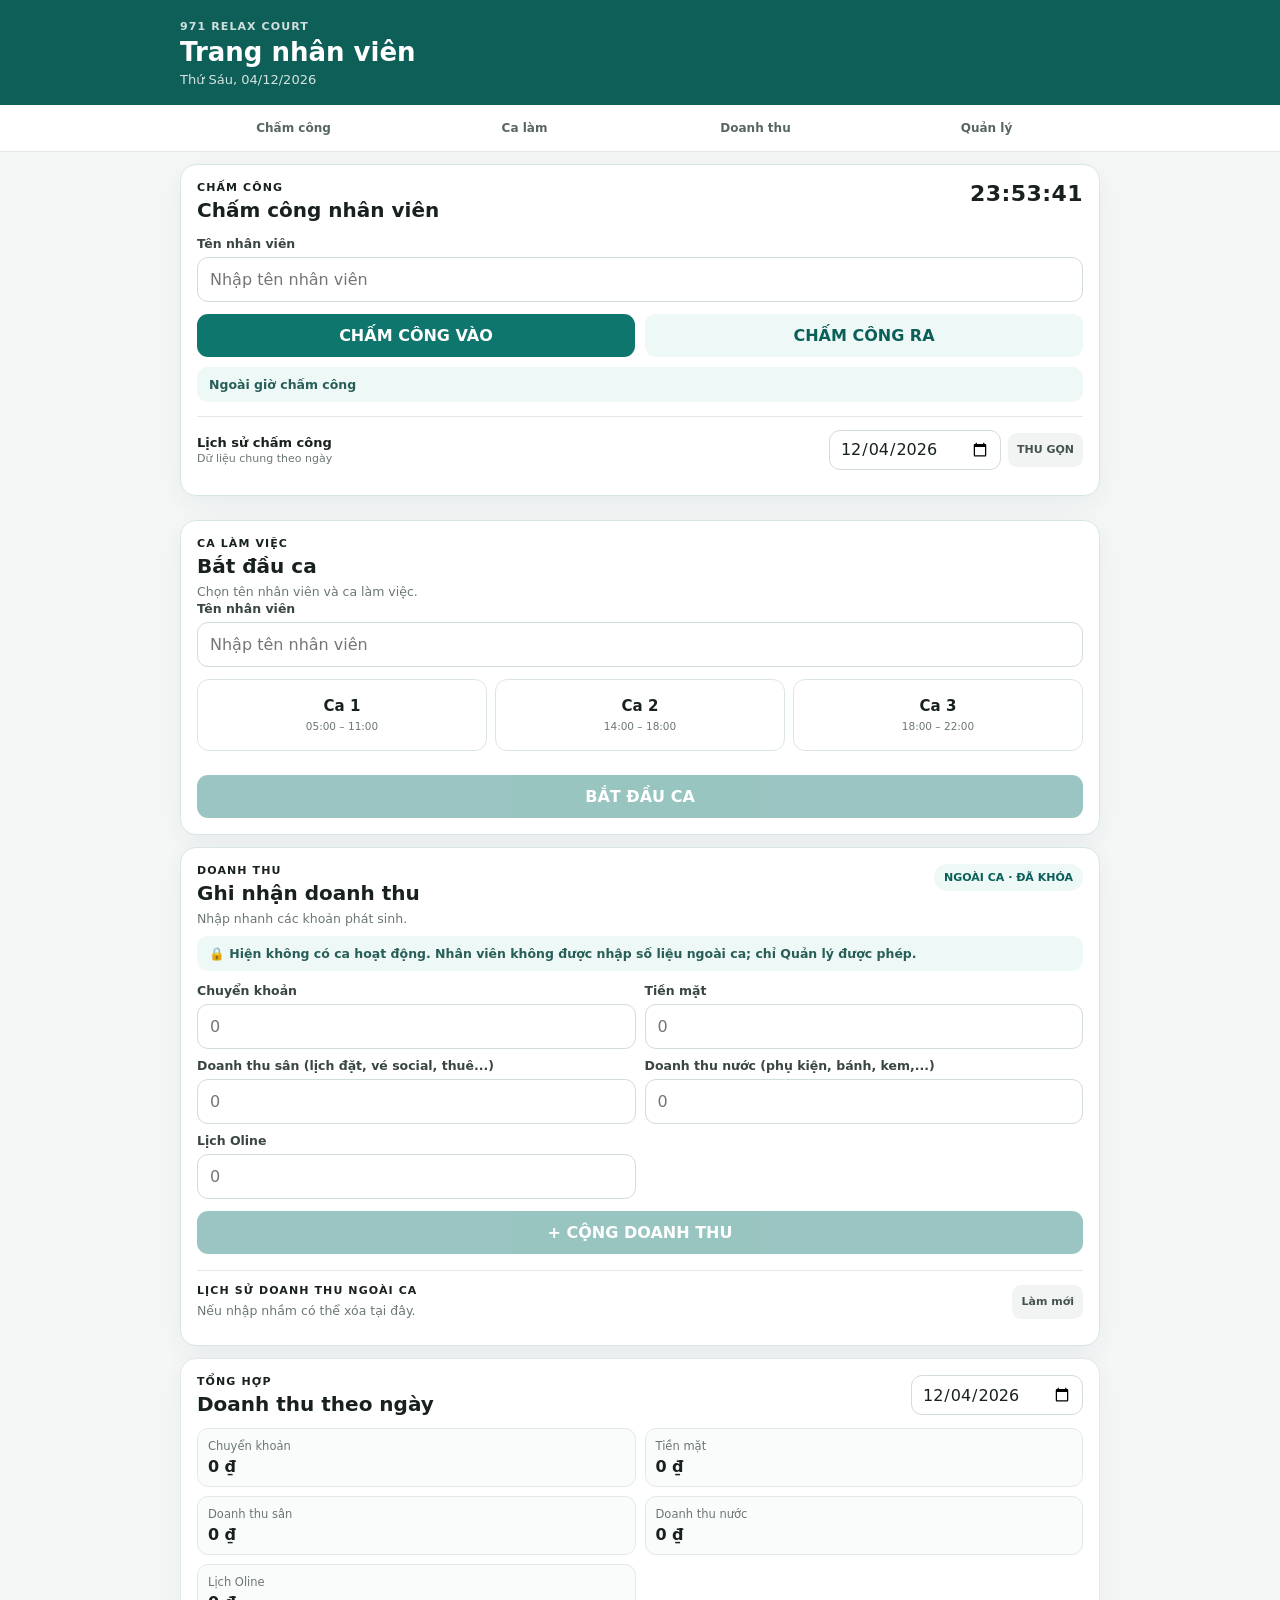
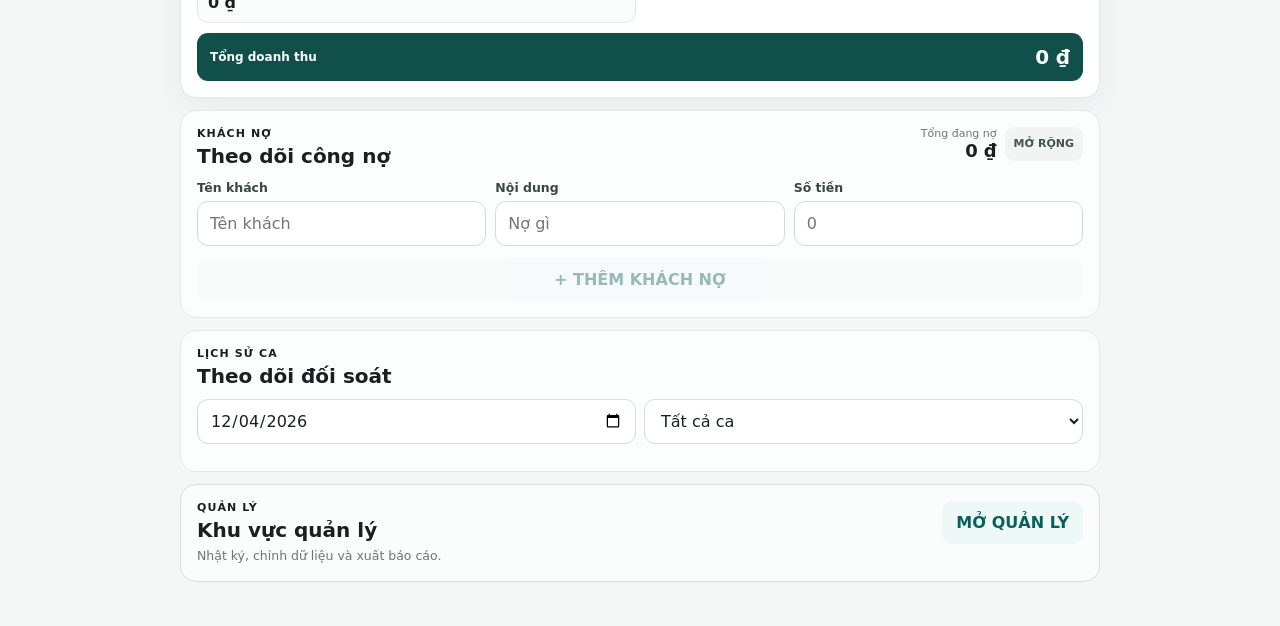
<file: index.html>
<!doctype html>
<html lang="vi">
<head>
  <meta charset="utf-8" />
  <meta name="viewport" content="width=device-width,initial-scale=1,viewport-fit=cover" />
  <meta name="theme-color" content="#0f766e" />
  <meta name="apple-mobile-web-app-capable" content="yes" />
  <meta name="apple-mobile-web-app-title" content="971 Nhân viên" />
  <title>971 Relax Court · Nhân viên</title>
  <link rel="manifest" href="manifest.webmanifest" />
  <link rel="icon" href="icon.svg" type="image/svg+xml" />
  <link rel="stylesheet" href="styles.css?v=37" />
</head>
<body>
<header class="hero">
  <div class="wrap hero-in">
    <div>
      <div class="eyebrow">971 RELAX COURT</div>
      <h1>Trang nhân viên</h1>
      <div id="todayLabel" class="sub"></div>
    </div>
    <button id="installBtn" class="btn hero-btn hidden">Cài app</button>
  </div>
</header>

<nav class="quick-nav" aria-label="Truy cập nhanh">
  <div class="wrap quick-nav-in">
    <a href="#attendanceSection">Chấm công</a>
    <a href="#shiftSection">Ca làm</a>
    <a href="#quickRevenueCard">Doanh thu</a>
    <a href="#managerSection">Quản lý</a>
  </div>
</nav>

<main class="wrap grid">
  <section id="attendanceSection" class="card primary-card attendance-card">
    <div class="head">
      <div><div class="kicker">CHẤM CÔNG</div><h2>Chấm công nhân viên</h2></div>
      <div id="clockNow" class="clock">--:--:--</div>
    </div>
    <div class="attendance-top" style="display:block">
      <label class="grow"><span>Tên nhân viên</span><input id="attendanceEmployee" class="input" maxlength="60" placeholder="Nhập tên nhân viên"></label>
      <div style="display:grid;grid-template-columns:1fr 1fr;gap:10px;margin-top:12px">
        <button id="attendanceInBtn" class="btn primary" type="button">CHẤM CÔNG VÀO</button>
        <button id="attendanceOutBtn" class="btn secondary" type="button">CHẤM CÔNG RA</button>
      </div>
      <button id="attendanceBtn" class="hidden" type="button" aria-hidden="true" tabindex="-1"></button>
    </div>
    <div id="attendancePreview" class="notice">Đang xác định ca…</div>
    <div class="subsection-head">
      <div><b>Lịch sử chấm công</b><span>Dữ liệu chung theo ngày</span></div>
      <input id="attendanceDate" type="date" class="input date">
    </div>
    <div id="attendanceList" class="list"></div>
    <div id="attendanceEmpty" class="empty hidden">Chưa có chấm công trong ngày này.</div>
  </section>

  <div id="shiftSection" class="section-anchor"></div>
  <section id="startCard" class="card primary-card">
    <div class="head"><div><div class="kicker">CA LÀM VIỆC</div><h2>Bắt đầu ca</h2><p class="muted">Chọn tên nhân viên và ca làm việc.</p></div></div>
    <label><span>Tên nhân viên</span><input id="employeeName" class="input" maxlength="60" placeholder="Nhập tên nhân viên"></label>
    <div class="shift-grid">
      <button data-shift="ca1" class="shift"><strong>Ca 1</strong><small>05:00 – 11:00</small></button>
      <button data-shift="ca2" class="shift"><strong>Ca 2</strong><small>14:00 – 18:00</small></button>
      <button data-shift="ca3" class="shift"><strong>Ca 3</strong><small>18:00 – 22:00</small></button>
    </div>
    <button id="startShiftBtn" class="btn primary block" disabled>BẮT ĐẦU CA</button>
  </section>

  <section id="quickRevenueCard" class="card primary-card">
    <div class="head"><div><div class="kicker">DOANH THU</div><h2>Ghi nhận doanh thu</h2><p class="muted">Nhập nhanh các khoản phát sinh.</p></div><span id="revenueMode" class="badge">Đang kiểm tra</span></div>
    <div class="money-grid">
      <label><span>Chuyển khoản</span><input id="qTransfer" class="input money" inputmode="numeric" placeholder="0"></label>
      <label><span>Tiền mặt</span><input id="qCash" class="input money" inputmode="numeric" placeholder="0"></label>
      <label><span>Doanh thu sân</span><input id="qCourt" class="input money" inputmode="numeric" placeholder="0"></label>
      <label><span>Doanh thu nước</span><input id="qWater" class="input money" inputmode="numeric" placeholder="0"></label>
    </div>
    <button id="addRevenueBtn" class="btn primary block">+ CỘNG DOANH THU</button>
  </section>

  <section id="summarySection" class="card compact-card">
    <div class="head compact"><div><div class="kicker">TỔNG HỢP</div><h2>Doanh thu theo ngày</h2></div><input id="summaryDate" type="date" class="input date"></div>
    <div class="summary-grid"><div><span>Chuyển khoản</span><b id="sumTransfer">0 ₫</b></div><div><span>Tiền mặt</span><b id="sumCash">0 ₫</b></div><div><span>Doanh thu sân</span><b id="sumCourt">0 ₫</b></div><div><span>Doanh thu nước</span><b id="sumWater">0 ₫</b></div></div>
    <div class="grand"><span>Tổng doanh thu</span><strong id="sumRevenue">0 ₫</strong></div>
  </section>

  <section id="debtSection" class="card secondary-card">
    <div class="head"><div><div class="kicker">KHÁCH NỢ</div><h2>Theo dõi công nợ</h2></div><div class="right"><small>Tổng đang nợ</small><strong id="debtTotal">0 ₫</strong></div></div>
    <div class="debt-grid"><label><span>Tên khách</span><input id="debtCustomer" class="input" placeholder="Tên khách"></label><label><span>Nội dung</span><input id="debtReason" class="input" placeholder="Nợ gì"></label><label><span>Số tiền</span><input id="debtAmount" class="input money" inputmode="numeric" placeholder="0"></label></div>
    <button id="addDebtBtn" class="btn secondary block">+ THÊM KHÁCH NỢ</button><div id="debtList" class="list"></div><div id="debtEmpty" class="empty">Chưa có khách nợ.</div>
  </section>

  <section id="activeCard" class="card active hidden">
    <div class="head"><div><div class="kicker">CA ĐANG HOẠT ĐỘNG</div><h2 id="activeTitle">Ca</h2><p id="activeMeta" class="muted"></p></div><span class="badge live">Đang làm</span></div>
    <div id="activeLockNotice" class="notice"></div>
    <div class="elapsed"><span>Thời gian đã làm</span><strong id="elapsed">00:00:00</strong></div>
    <div class="summary-grid">
      <div><span>Chuyển khoản</span><b id="liveTransfer">0 ₫</b></div><div><span>Tiền mặt</span><b id="liveCash">0 ₫</b></div>
      <div><span>Doanh thu sân</span><b id="liveCourt">0 ₫</b></div><div><span>Doanh thu nước</span><b id="liveWater">0 ₫</b></div>
    </div>
    <div class="totals"><div><span>Tổng tiền thu</span><b id="liveCollected">0 ₫</b></div><div><span>Tổng doanh thu</span><b id="liveRevenue">0 ₫</b></div><div><span>Chênh lệch</span><b id="liveDiff">0 ₫</b></div></div>
    <div class="section-gap"><div class="kicker">DIỄN BIẾN CA</div><div id="activeEntries" class="list"></div><div id="activeEntriesEmpty" class="empty">Chưa có khoản doanh thu nào trong ca.</div></div>
    <button id="finishShiftBtn" class="btn danger block hidden">KẾT THÚC CA</button>
  </section>

  <section id="historySection" class="card secondary-card">
    <div class="head compact"><div><div class="kicker">LỊCH SỬ CA</div><h2>Theo dõi đối soát</h2></div></div>
    <div class="filters"><input id="historyDate" type="date" class="input"><select id="historyShift" class="input"><option value="all">Tất cả ca</option><option value="ca1">Ca 1</option><option value="ca2">Ca 2</option><option value="ca3">Ca 3</option></select></div>
    <div id="historyList" class="list"></div><div id="historyEmpty" class="empty hidden">Chưa có ca đã kết thúc.</div>
  </section>

  <section id="managerSection" class="card manager-card secondary-card">
    <div class="head"><div><div class="kicker">QUẢN LÝ</div><h2>Khu vực quản lý</h2><p class="muted">Nhật ký, chỉnh dữ liệu và xuất báo cáo.</p></div><button id="managerOpenBtn" class="btn secondary">MỞ QUẢN LÝ</button></div>
    <div id="managerPanel" class="hidden">
      <div class="manager-bar"><b>Đã mở quyền quản lý</b><button id="managerLockBtn" class="btn subtle">Khóa</button></div>
      <div class="filters"><input id="managerDate" type="date" class="input"><select id="managerShift" class="input"><option value="all">Tất cả ca</option><option value="ca1">Ca 1</option><option value="ca2">Ca 2</option><option value="ca3">Ca 3</option></select></div>
      <div class="manager-section"><div class="kicker">NHẬT KÝ HOẠT ĐỘNG</div><div id="auditList" class="list"></div><div id="auditEmpty" class="empty hidden">Chưa có nhật ký trong ngày này.</div></div>
      <div class="manager-section"><div class="kicker">CA ĐÃ KẾT THÚC</div><div id="managerShiftList" class="list"></div><div id="managerShiftEmpty" class="empty hidden">Không có ca phù hợp.</div></div>
      <div class="manager-section"><div class="kicker">LỊCH SỬ CHẤM CÔNG</div><div id="managerAttendanceList" class="list"></div><div id="managerAttendanceEmpty" class="empty hidden">Không có chấm công phù hợp.</div></div>
    </div>
  </section>
</main>
<div id="toast" class="toast"></div>
<script src="app.js?v=37"></script>
<script src="staff-data-access.js?v=37"></script>
<script src="attendance-io.js?v=37"></script>
<script src="revenue-delete.js?v=37"></script>
<script src="manager-close.js?v=37"></script>
<script src="shift-controls.js?v=37"></script>
<script src="manager-export.js?v=37"></script>
<script src="shift-summary.js?v=37"></script>
</body>
</html>
</file>
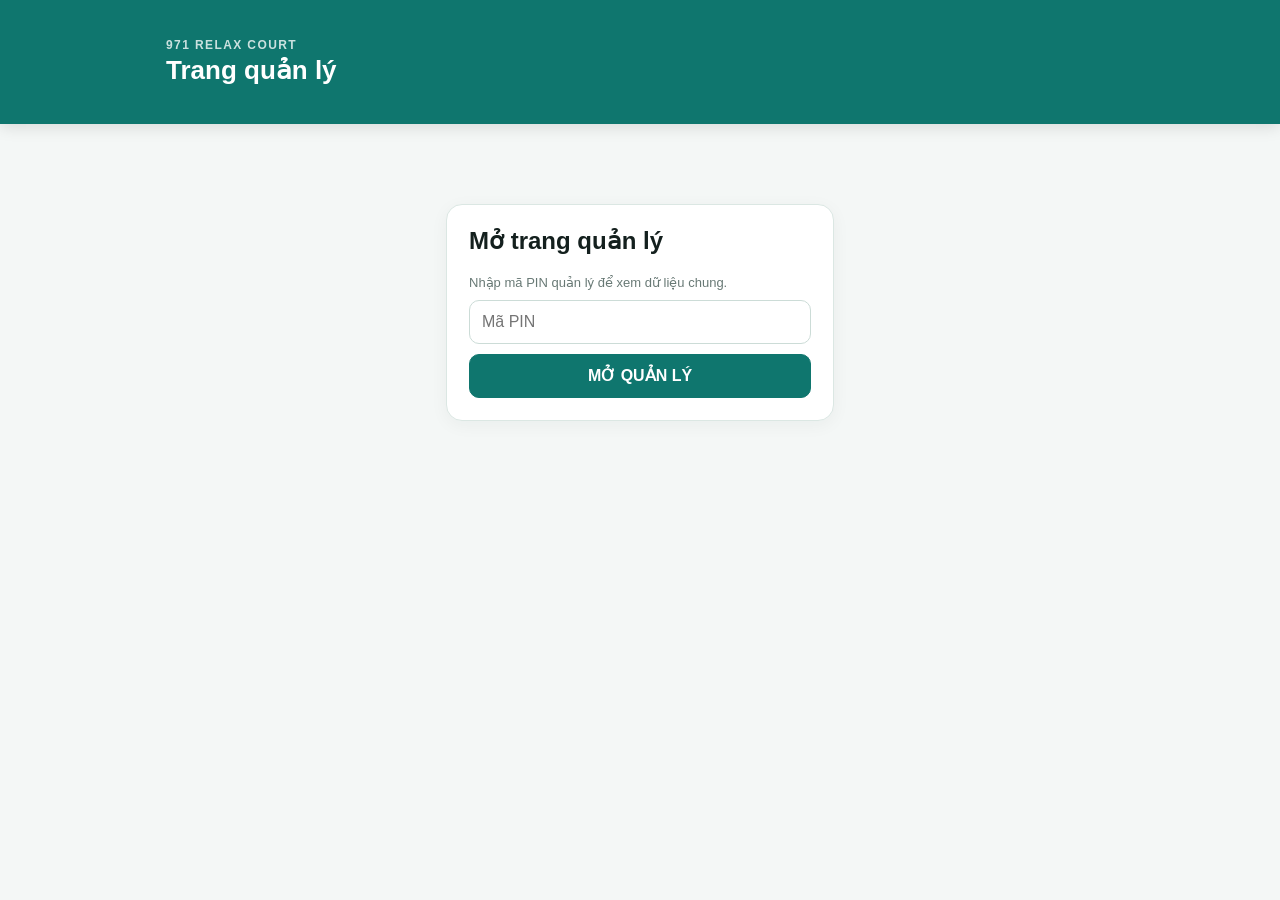
<file: manager.html>
<!doctype html>
<html lang="vi">
<head>
<meta charset="utf-8">
<meta name="viewport" content="width=device-width,initial-scale=1,viewport-fit=cover">
<meta name="theme-color" content="#0f766e">
<title>971 Relax Court · Quản lý</title>
<style>
*{box-sizing:border-box}body{margin:0;font-family:-apple-system,BlinkMacSystemFont,"Segoe UI",Roboto,Arial,sans-serif;background:#f4f7f6;color:#14201e}.wrap{max-width:980px;margin:auto;padding:16px}.top{background:#0f766e;color:white;padding:22px 0;box-shadow:0 2px 16px #0002}.top h1{margin:3px 0 0;font-size:26px}.eyebrow{font-size:12px;font-weight:800;letter-spacing:1.4px;opacity:.78}.toolbar{display:flex;gap:10px;align-items:center;flex-wrap:wrap;margin:14px 0}.card{background:white;border:1px solid #dbe7e3;border-radius:16px;padding:16px;margin:14px 0;box-shadow:0 4px 18px #13322a0c}.head{display:flex;justify-content:space-between;align-items:flex-start;gap:10px}.head h2{margin:3px 0;font-size:19px}.kicker{font-size:11px;font-weight:800;letter-spacing:1.1px;color:#0f766e}.muted{color:#687975;font-size:13px}.grid{display:grid;grid-template-columns:repeat(4,1fr);gap:10px;margin-top:12px}.stat{background:#f6faf9;border:1px solid #e0ebe8;border-radius:12px;padding:12px}.stat span{display:block;font-size:12px;color:#687975}.stat b{display:block;margin-top:5px;font-size:18px}.input,.btn{min-height:44px;border-radius:10px;border:1px solid #ccdcd7;padding:0 12px;font:inherit}.input{background:white}.btn{cursor:pointer;font-weight:750;background:#eef5f3;color:#16443b}.btn.primary{background:#0f766e;color:white;border-color:#0f766e}.btn.danger{background:#b42318;color:white;border-color:#b42318}.btn:disabled{opacity:.5}.row{display:flex;justify-content:space-between;gap:10px;padding:12px 0;border-bottom:1px solid #edf2f0}.row:last-child{border-bottom:0}.row-main{min-width:0}.row-main b,.row-main span,.row-main small{display:block}.row-main span{margin-top:4px;font-size:13px;color:#445954}.row-main small{margin-top:4px;color:#71827e}.actions{display:flex;gap:6px;align-items:center}.badge{padding:6px 9px;border-radius:99px;background:#ddf5ee;color:#08735c;font-size:12px;font-weight:800}.empty{padding:14px 0;color:#7a8985;text-align:center}.hidden{display:none!important}.login{max-width:420px;margin:50px auto}.login .card{padding:22px}.login h2{margin-top:0}.login .input,.login .btn{width:100%;margin-top:10px}.filters{display:flex;gap:8px;flex-wrap:wrap;margin-top:10px}.filters .input{flex:1;min-width:150px}.split{display:grid;grid-template-columns:1fr 1fr;gap:14px}.toast{position:fixed;left:50%;bottom:24px;transform:translate(-50%,20px);background:#102925;color:white;padding:11px 16px;border-radius:10px;opacity:0;pointer-events:none;transition:.2s;z-index:5}.toast.show{opacity:1;transform:translate(-50%,0)}a{color:#0f766e}@media(max-width:720px){.grid{grid-template-columns:1fr 1fr}.split{grid-template-columns:1fr}.row{align-items:flex-start}.actions{flex-direction:column}.toolbar .input,.toolbar .btn{flex:1}#managerRevenueEntryGrid{grid-template-columns:1fr 1fr!important}}
</style>
</head>
<body>
<header class="top"><div class="wrap"><div class="eyebrow">971 RELAX COURT</div><h1>Trang quản lý</h1></div></header>
<div id="loginView" class="wrap login"><div class="card"><h2>Mở trang quản lý</h2><div class="muted">Nhập mã PIN quản lý để xem dữ liệu chung.</div><input id="pinInput" class="input" type="password" inputmode="numeric" placeholder="Mã PIN"><button id="loginBtn" class="btn primary">MỞ QUẢN LÝ</button></div></div>
<main id="appView" class="wrap hidden">
  <div class="toolbar"><input id="viewDate" type="date" class="input"><button id="refreshBtn" class="btn">LÀM MỚI</button><button id="logoutBtn" class="btn">KHÓA</button></div>
  <section class="card"><div class="head"><div><div class="kicker">CA ĐANG HOẠT ĐỘNG</div><h2 id="activeTitle">Không có ca</h2><div id="activeMeta" class="muted"></div></div><span id="activeBadge" class="badge hidden">ĐANG LÀM</span></div><div id="activeStats" class="grid hidden"><div class="stat"><span>Chuyển khoản</span><b id="aTransfer">0 ₫</b></div><div class="stat"><span>Tiền mặt</span><b id="aCash">0 ₫</b></div><div class="stat"><span>Doanh thu sân</span><b id="aCourt">0 ₫</b></div><div class="stat"><span>Doanh thu nước</span><b id="aWater">0 ₫</b></div></div><div id="activeEntries"></div><button id="closeActiveBtn" class="btn danger hidden" style="margin-top:12px">ĐÓNG CA ĐANG LÀM</button></section>
  <section class="card"><div class="head"><div><div class="kicker">DOANH THU</div><h2>Tổng hợp theo ngày</h2></div></div><div class="grid"><div class="stat"><span>Chuyển khoản</span><b id="sTransfer">0 ₫</b></div><div class="stat"><span>Tiền mặt</span><b id="sCash">0 ₫</b></div><div class="stat"><span>Doanh thu sân</span><b id="sCourt">0 ₫</b></div><div class="stat"><span>Doanh thu nước</span><b id="sWater">0 ₫</b></div></div><div class="grid"><div class="stat"><span>Tổng tiền thu</span><b id="sCollected">0 ₫</b></div><div class="stat"><span>Tổng doanh thu</span><b id="sRevenue">0 ₫</b></div><div class="stat"><span>Chênh lệch</span><b id="sDiff">0 ₫</b></div></div></section>
  <div class="split"><section class="card"><div class="kicker">CHẤM CÔNG</div><h2>Lịch sử vào / ra</h2><div id="attendanceList"></div><div id="attendanceEmpty" class="empty">Chưa có dữ liệu.</div></section><section class="card"><div class="kicker">KHÁCH NỢ</div><h2>Công nợ đang mở</h2><div id="debtTotal" class="muted"></div><div id="debtList"></div><div id="debtEmpty" class="empty">Không có khách nợ.</div></section></div>
  <section class="card"><div class="kicker">LỊCH SỬ CA</div><h2>Các ca đã kết thúc</h2><div id="historyList"></div><div id="historyEmpty" class="empty">Chưa có ca.</div></section>
  <section class="card"><div class="head"><div><div class="kicker">NHẬT KÝ HOẠT ĐỘNG</div><h2>Hoạt động hệ thống</h2></div><button id="auditCollapseBtn" class="btn" type="button" aria-expanded="true">THU GỌN</button></div><div id="auditCollapseBody"><div id="auditList"></div><div id="auditEmpty" class="empty">Chưa có hoạt động.</div></div></section>
  <section class="card"><div class="kicker">XUẤT BÁO CÁO</div><h2>Chấm công, doanh thu & công nợ</h2><div class="filters"><select id="exportType" class="input"><option value="day">Theo ngày</option><option value="month">Theo tháng</option><option value="year">Theo năm</option></select><input id="exportValue" type="date" class="input"></div><div class="filters"><button id="exportAttendanceBtn" class="btn primary">XUẤT CHẤM CÔNG</button><button id="exportRevenueBtn" class="btn primary">XUẤT DOANH THU</button></div></section>
</main>
<div id="toast" class="toast"></div>
<script src="manager-app.js?v=9"></script>
<script src="manager-shift-summary.js?v=9"></script>
<script src="manager-collapse.js?v=9"></script>
<script src="manager-debt-detail.js?v=9"></script>
<script src="manager-debt-export.js?v=9"></script>
<script src="manager-reopen-edit.js?v=9"></script>
<script src="manager-revenue-entry.js?v=9"></script>
</body></html>
</file>
<file: styles.css>
:root{--bg:#f5f7f7;--card:#fff;--line:#e3e9e8;--text:#18211f;--muted:#6b7774;--primary:#0f766e;--primary-dark:#0b5f59;--primary-soft:#eef8f6;--danger:#dc2626;--danger-soft:#fff1f2;--shadow:0 8px 28px rgba(22,48,43,.06)}*{box-sizing:border-box}html{scroll-behavior:smooth}body{margin:0;font-family:Inter,ui-sans-serif,system-ui,-apple-system,BlinkMacSystemFont,"Segoe UI",sans-serif;background:var(--bg);color:var(--text);-webkit-font-smoothing:antialiased}button,input,select{font:inherit}.wrap{width:min(920px,calc(100% - 24px));margin:auto}.hero{background:#0f5f59;color:#fff;padding:20px 0 18px}.hero-in{display:flex;align-items:center;justify-content:space-between;gap:14px}.eyebrow,.kicker{font-size:11px;font-weight:900;letter-spacing:.1em}.hero .eyebrow{opacity:.8}.hero h1{font-size:26px;line-height:1.1;margin:5px 0 5px}.sub{font-size:13px;opacity:.82}.hero-btn{background:rgba(255,255,255,.14);color:#fff;border:1px solid rgba(255,255,255,.2)}.quick-nav{position:sticky;top:0;z-index:30;background:rgba(255,255,255,.96);backdrop-filter:blur(10px);border-bottom:1px solid var(--line)}.quick-nav-in{display:grid;grid-template-columns:repeat(4,1fr);gap:4px;padding:7px 0}.quick-nav a{text-decoration:none;color:#586663;text-align:center;font-size:12px;font-weight:800;padding:9px 5px;border-radius:10px}.quick-nav a:hover{background:var(--primary-soft);color:var(--primary)}.grid{display:grid;gap:12px;padding:12px 0 44px}.section-anchor{height:0;scroll-margin-top:70px}.card{background:var(--card);border:1px solid var(--line);border-radius:16px;padding:16px;box-shadow:var(--shadow);scroll-margin-top:62px}.primary-card{border-color:#d8e7e4}.secondary-card{box-shadow:none;background:#fcfdfd}.active{border-color:#a7d9d0;background:linear-gradient(180deg,#fff,#fbfffe)}.head{display:flex;justify-content:space-between;gap:12px;align-items:flex-start}.head.compact{align-items:center}.head h2{font-size:20px;line-height:1.2;margin:4px 0 0}.muted{color:var(--muted);font-size:12.5px;line-height:1.45;margin:5px 0 0}.input{width:100%;min-height:45px;border:1px solid #d2dcda;border-radius:11px;background:#fff;color:var(--text);padding:10px 12px;outline:none;transition:.15s}.input:focus{border-color:var(--primary);box-shadow:0 0 0 3px rgba(15,118,110,.08)}label span{display:block;margin:0 0 6px;font-size:12.5px;font-weight:800;color:#394642}.btn{min-height:43px;border:0;border-radius:11px;padding:10px 14px;font-weight:900;cursor:pointer;transition:.15s}.btn:active{transform:translateY(1px)}.btn:disabled{opacity:.42;cursor:not-allowed;transform:none}.primary{background:var(--primary);color:#fff}.primary:hover{background:var(--primary-dark)}.secondary{background:var(--primary-soft);color:var(--primary-dark)}.subtle,.ghost{background:#f1f4f3;color:#45534f}.danger{background:var(--danger);color:#fff}.block{width:100%;margin-top:12px}.hidden{display:none!important}.badge{display:inline-flex;align-items:center;justify-content:center;border-radius:999px;padding:7px 10px;background:var(--primary-soft);color:var(--primary-dark);font-size:11px;font-weight:900;white-space:nowrap}.badge.live{background:#dcfce7;color:#166534}.clock{font-size:22px;font-weight:900;font-variant-numeric:tabular-nums;letter-spacing:.02em}.attendance-top{display:flex;gap:12px;align-items:flex-end;margin:14px 0 10px}.grow{flex:1}.punch{width:88px;height:88px;flex:0 0 88px;border:0;border-radius:50%;background:var(--primary);color:#fff;font-size:13px;font-weight:1000;line-height:1.08;box-shadow:0 8px 18px rgba(15,118,110,.22);cursor:pointer}.notice{margin:8px 0;padding:10px 12px;border-radius:11px;background:var(--primary-soft);color:#285e58;font-size:12.5px;font-weight:800}.subsection-head{display:flex;align-items:center;justify-content:space-between;gap:10px;margin-top:14px;padding-top:13px;border-top:1px solid var(--line)}.subsection-head>div{display:grid;gap:2px}.subsection-head b{font-size:13px}.subsection-head span{font-size:11px;color:var(--muted)}.date{width:auto;min-height:40px;padding:8px 10px}.shift-grid{display:grid;grid-template-columns:repeat(3,1fr);gap:8px;margin:12px 0}.shift{min-height:72px;border:1px solid #dbe5e3;border-radius:12px;background:#fff;color:var(--text);padding:10px 6px;cursor:pointer}.shift strong{display:block;font-size:15px}.shift small{display:block;margin-top:5px;color:var(--muted);font-size:10.5px}.shift.selected{background:var(--primary);border-color:var(--primary);color:#fff}.shift.selected small{color:#d9f5ef}.shift:disabled{background:#f4f6f5;color:#94a09d;opacity:1}.money-grid,.summary-grid{display:grid;grid-template-columns:repeat(2,minmax(0,1fr));gap:9px;margin-top:12px}.summary-grid>div{border:1px solid var(--line);border-radius:11px;background:#fafcfc;padding:10px}.summary-grid span{display:block;color:var(--muted);font-size:11.5px}.summary-grid b{display:block;margin-top:4px;font-size:16px}.elapsed{display:flex;align-items:center;justify-content:space-between;margin:12px 0;padding:11px 12px;border-radius:11px;background:#f0faf8}.elapsed span{font-size:12px;color:#46605b;font-weight:800}.elapsed strong{font-size:21px;font-variant-numeric:tabular-nums}.totals{margin-top:9px;border:1px solid var(--line);border-radius:11px;overflow:hidden}.totals div{display:flex;align-items:center;justify-content:space-between;padding:9px 11px;border-bottom:1px solid var(--line);font-size:13px}.totals div:last-child{border-bottom:0}.grand{display:flex;align-items:center;justify-content:space-between;margin-top:10px;padding:12px 13px;border-radius:11px;background:#114f4a;color:#fff}.grand span{font-size:12px;font-weight:800}.grand strong{font-size:20px}.debt-grid{display:grid;grid-template-columns:1fr 1fr 1fr;gap:9px;margin-top:12px}.right{text-align:right}.right small{display:block;color:var(--muted);font-size:11px}.right strong{font-size:18px}.filters{display:grid;grid-template-columns:1fr 1fr;gap:8px;margin:11px 0}.list{display:grid;gap:7px;margin-top:9px}.row{display:grid;grid-template-columns:minmax(0,1fr) auto;gap:10px;align-items:center;padding:10px;border:1px solid var(--line);border-radius:11px;background:#fff}.row-main{display:grid;gap:3px;min-width:0}.row-main b{font-size:13px;overflow-wrap:anywhere}.row-main span,.row-main small{font-size:11.5px;color:var(--muted);line-height:1.4;overflow-wrap:anywhere}.row-actions{display:flex;gap:5px}.mini{min-height:34px;padding:7px 9px;border-radius:9px;font-size:11px}.empty{padding:12px 6px;text-align:center;color:#87918f;font-size:12px}.section-gap,.manager-section{margin-top:16px;padding-top:13px;border-top:1px solid var(--line)}.manager-card{border-color:#d8dfdd;background:#fbfcfc}.manager-bar{display:flex;align-items:center;justify-content:space-between;gap:10px;margin-top:12px;padding:10px 11px;border-radius:11px;background:#f3f6f5}.audit{display:grid;grid-template-columns:58px 1fr;gap:8px;padding:9px 0;border-bottom:1px solid var(--line)}.audit-time{font-size:12px;font-weight:900;color:var(--primary);font-variant-numeric:tabular-nums}.audit-text{display:grid;gap:2px}.audit-text b{font-size:12.5px}.audit-text span,.audit-text small{font-size:11.5px;color:var(--muted)}.shift-entry{border:1px solid var(--line);border-radius:12px;background:#fff;padding:11px}.shift-entry+.shift-entry{margin-top:8px}.shift-entry-head{display:flex;align-items:center;justify-content:space-between;gap:10px}.shift-entry-head>div{display:flex;align-items:baseline;gap:8px;min-width:0}.shift-entry-head b{font-size:13px}.shift-entry-head span{font-size:11.5px;color:var(--muted);white-space:nowrap}.shift-entry-grid{display:grid;grid-template-columns:repeat(2,minmax(0,1fr));gap:7px;margin-top:9px}.shift-entry-cell{padding:8px 9px;border-radius:9px;background:#f7faf9;border:1px solid #e8efed}.shift-entry-cell span{display:block;font-size:10.5px;color:var(--muted)}.shift-entry-cell b{display:block;margin-top:3px;font-size:13px}.shift-entry-empty{margin-top:8px;font-size:11.5px;color:var(--muted)}.toast{position:fixed;left:50%;bottom:22px;z-index:99;max-width:90%;transform:translate(-50%,18px);padding:11px 14px;border-radius:11px;background:#18211f;color:#fff;font-size:12.5px;font-weight:800;opacity:0;pointer-events:none;transition:.2s}.toast.show{opacity:1;transform:translate(-50%,0)}@media(max-width:640px){.wrap{width:min(100% - 14px,920px)}.hero{padding:16px 0 14px}.hero h1{font-size:22px}.hero-btn{min-height:38px;padding:8px 10px;font-size:12px}.quick-nav-in{padding:5px 0}.quick-nav a{font-size:11px;padding:8px 3px}.grid{gap:9px;padding-top:9px}.card{padding:13px;border-radius:14px}.head h2{font-size:17px}.clock{font-size:19px}.attendance-top{gap:9px}.punch{width:78px;height:78px;flex-basis:78px;font-size:12px}.input{min-height:43px}.money-grid,.summary-grid{grid-template-columns:1fr 1fr;gap:7px}.shift-grid{gap:6px}.shift{min-height:67px;padding:8px 4px}.shift strong{font-size:14px}.shift small{font-size:9.5px}.debt-grid{grid-template-columns:1fr}.row{grid-template-columns:1fr}.row-actions{justify-content:stretch}.row-actions .btn{flex:1}.subsection-head{align-items:flex-end}.date{max-width:145px}.audit{grid-template-columns:50px 1fr}.manager-card .head{align-items:center}.manager-card .head .btn{white-space:nowrap;font-size:11px;padding:8px 10px}.grand strong{font-size:18px}.shift-entry-grid{grid-template-columns:1fr 1fr}.shift-entry-head{align-items:flex-start}.shift-entry-head>div{display:grid;gap:2px}.shift-entry-head .btn{min-width:54px}}
</file>
